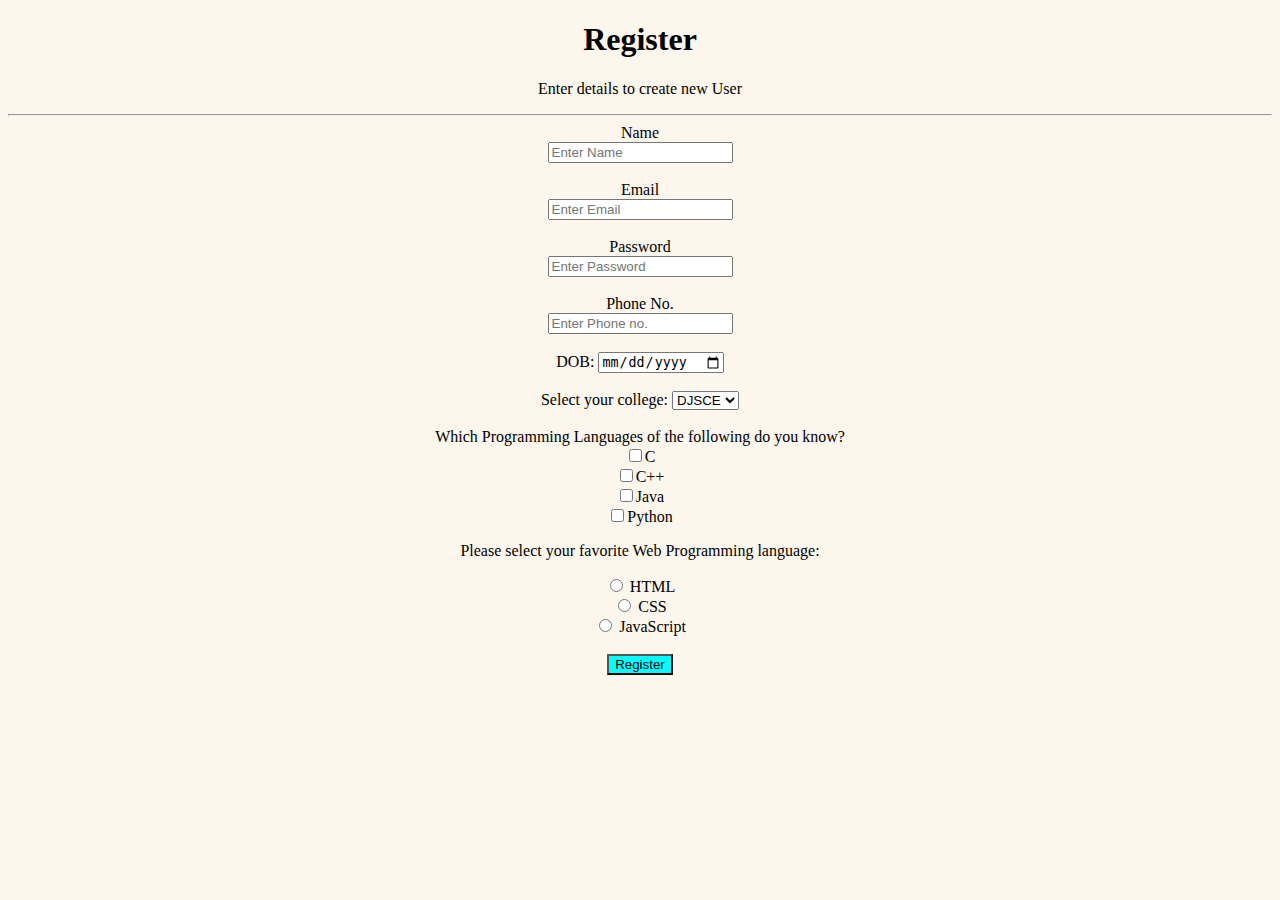
<file: Web/Prac 1/index.html>
<!DOCTYPE html>
<html lang="en">
<head>
	<meta charset="UTF-8">
	<meta http-equiv="X-UA-Compatible" content="IE=edge">
	<meta name="viewport" content="width=device-width, initial-scale=1.0">
	<title>Registration Page</title>
</head>
<body bgcolor="FDF6EC" style="text-align: center;">
		<form >
			<h1>Register</h1>
			<p>Enter details to create new User</p>
			<hr>
			<label>Name</label>
			<br>
			<input type="text" placeholder="Enter Name" required>
			<br>
			<br>
			<label>Email</label>
			<br>
			<input type="text" placeholder="Enter Email" required>
			<br>
			<br>
			<label>Password</label>
			<br>
			<input type="password" placeholder="Enter Password" required>
			<br>
			<br>
			<label>Phone No.</label>
			<br>
			<input type="text" placeholder="Enter Phone no.">
			<br>
			<br>
			<label for="birthday">DOB:</label>
			<input type="date" id="birthday" name="birthday">
			<br>
			<br>
			<label>Select your college:</label>
			<select>
			<option value="DJSCE">DJSCE</option>
			<option value="SPIT">SPIT</option>
			<option value="VJTI">VJTI</option>
			<option value="NMIMS">NMIMS</option>
			</select>
			<br>
			<br>

			<label for="">Which Programming Languages of the following do you know?</label><br>
			<input type="checkbox" >C<br>
			<input type="checkbox" >C++<br>
			<input type="checkbox" >Java<br>
			<input type="checkbox" >Python<br>

			<p>Please select your favorite Web Programming language:</p>
			<input type="radio" id="html" name="fav_language" value="HTML">
			<label for="html">HTML</label><br>
			<input type="radio" id="css" name="fav_language" value="CSS">
			<label for="css">CSS</label><br>
			<input type="radio" id="javascript" name="fav_language" value="JavaScript">
			<label for="javascript">JavaScript</label>
			<br>
			<br>
			<button type="submit" style="background-color: aqua;">Register</button>
		</form>

</body>
</html>
</file>
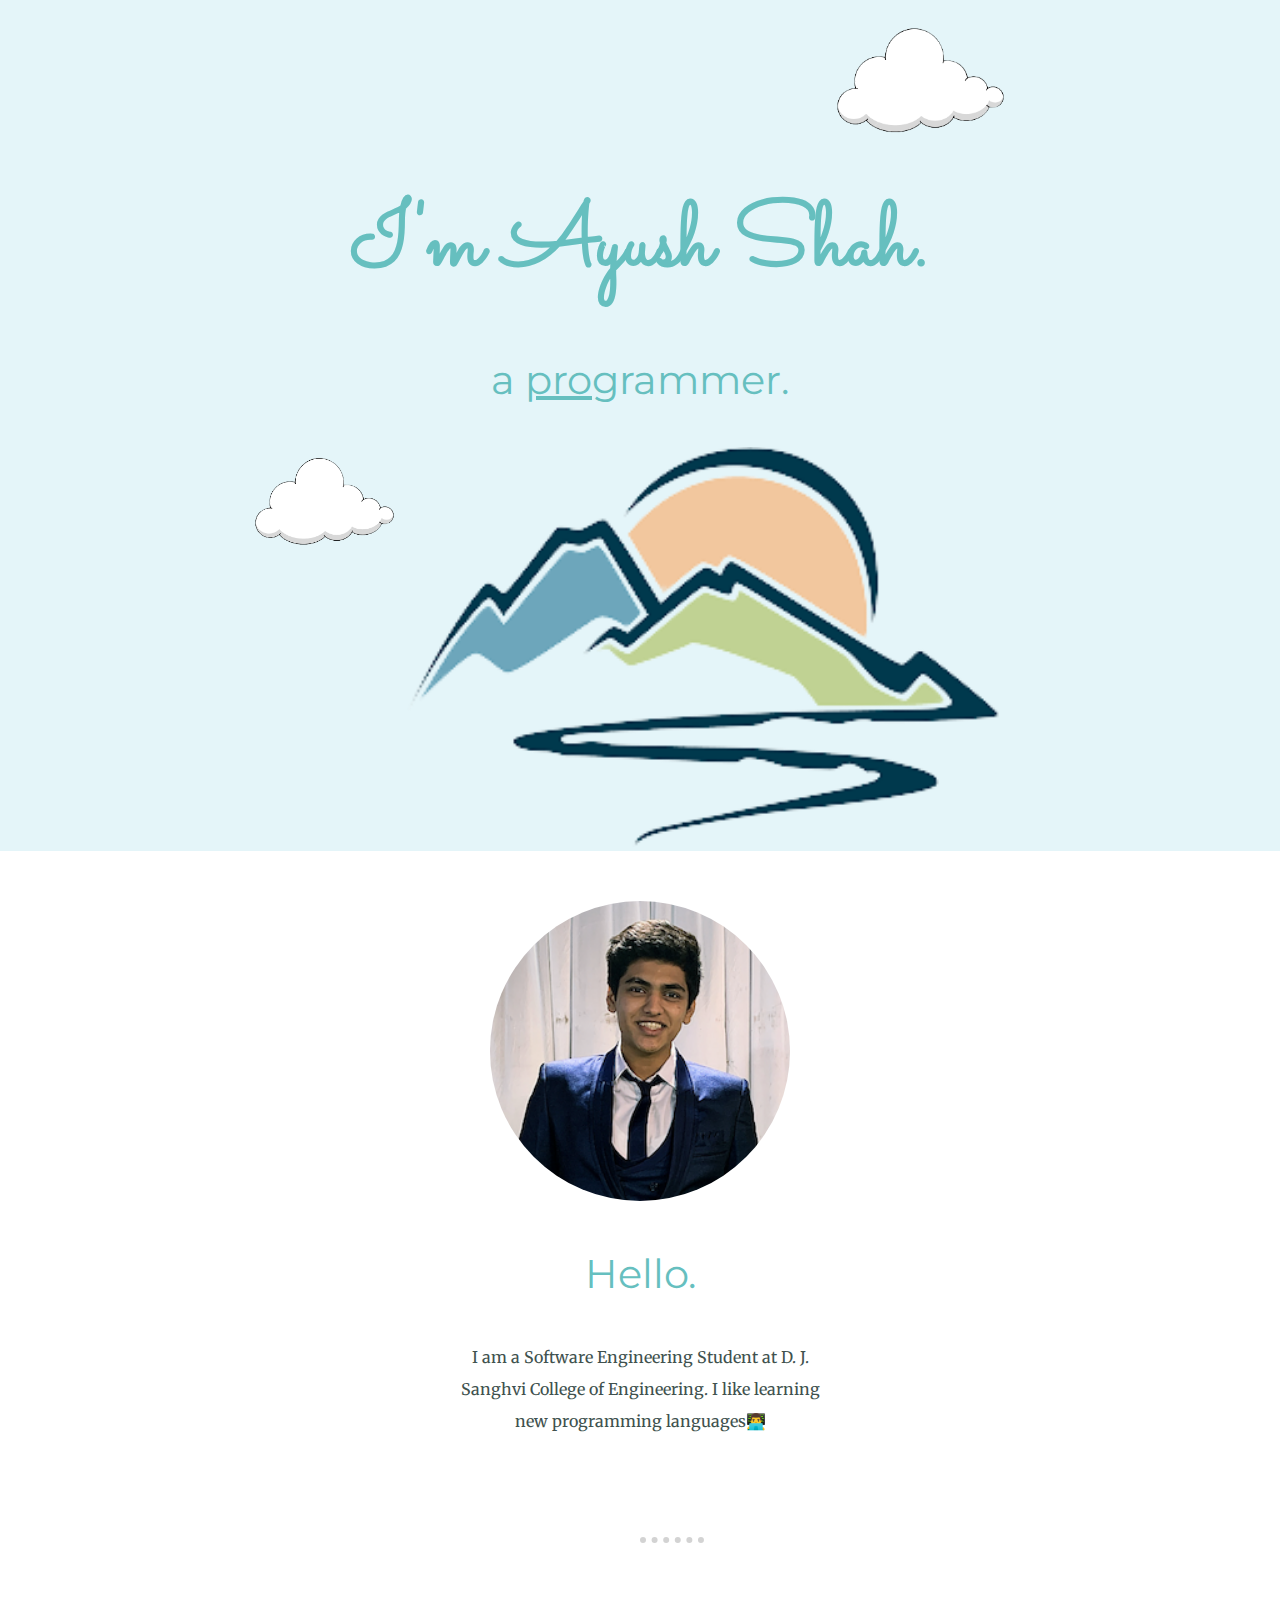
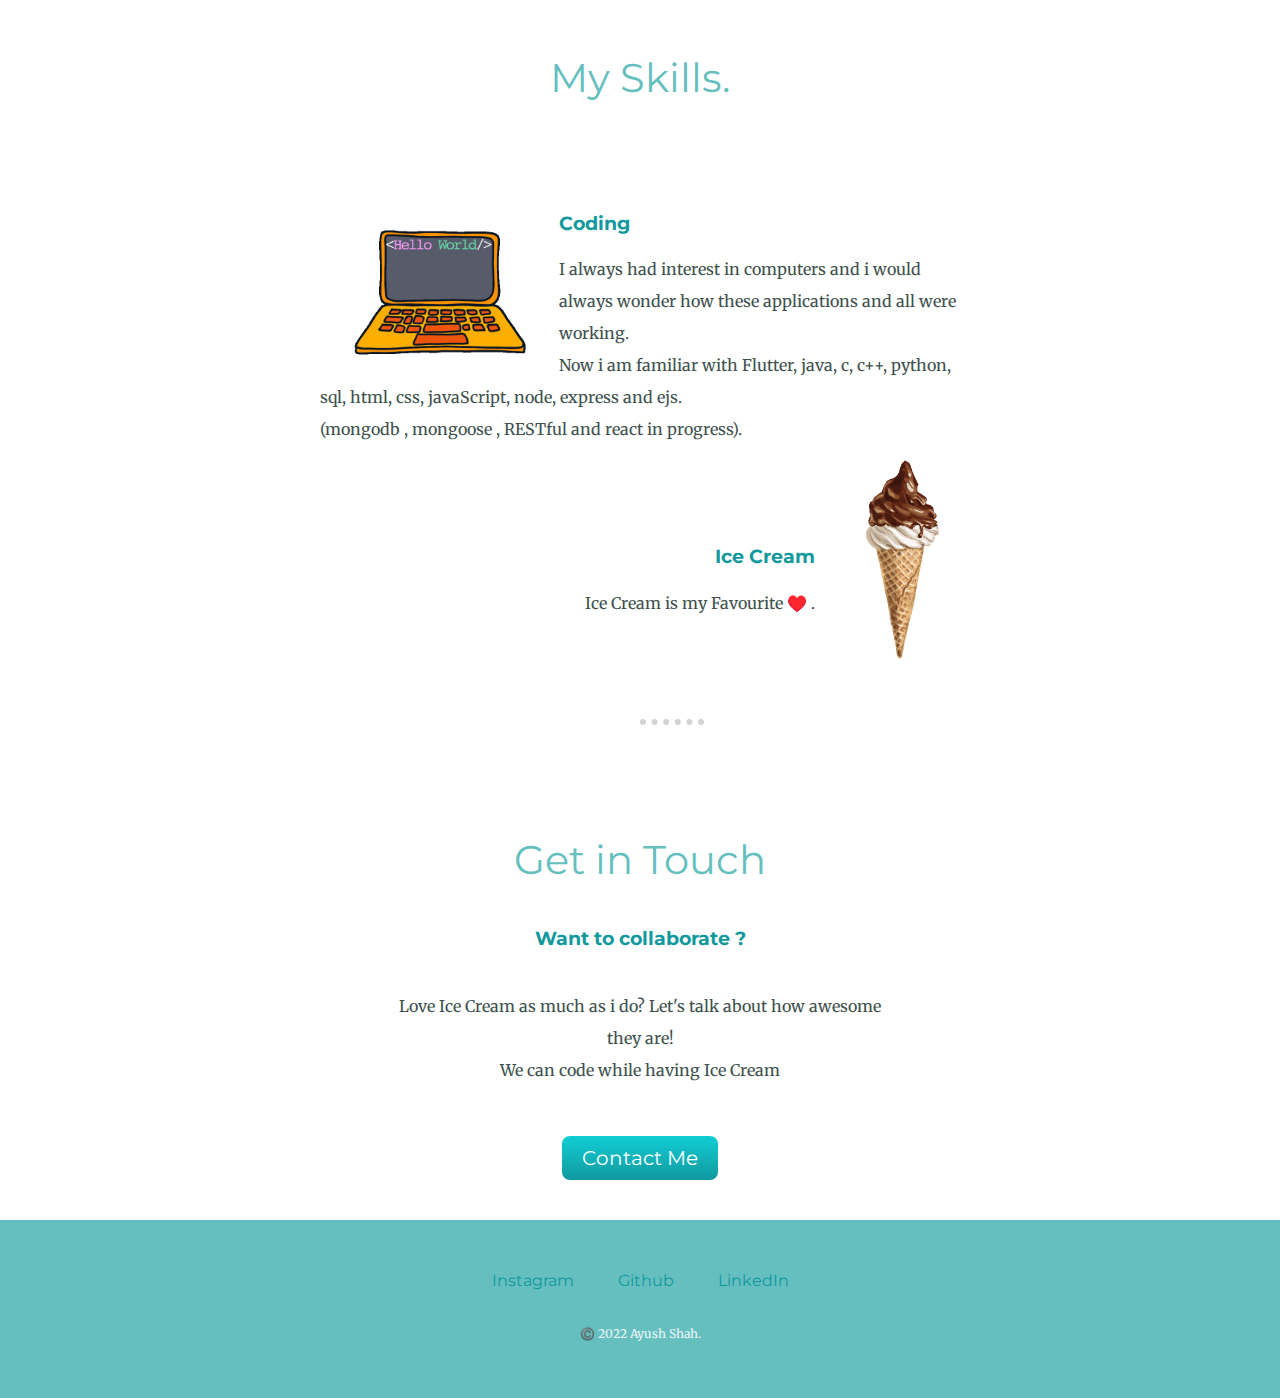
<file: Web/Prac 2/index.html>
<!DOCTYPE html>
<html>
  <head>
    <meta charset="utf-8">
    <title>Ayush Shah</title>
    <link rel="stylesheet" href="css/styles.css">
    <link rel="icon" href="favicon.ico">
    <link href="https://fonts.googleapis.com/css2?family=Merriweather:ital,wght@1,300&family=Montserrat&family=Sacramento&display=swap" rel="stylesheet">
  </head>
  <body>
    <div class="top-container">
      <img class="top-cloud" src="images/cloud-removebg-preview.png" alt="cloud">
      <h1>I'm Ayush Shah.</h1>
      <h2>a <span>pro</span>grammer.</h2>
      <img class="bottom-cloud" src="images/cloud-removebg-preview.png" alt="cloud">
      <!-- <img src="images/mountain_img-removebg-preview.png" alt=""> -->
      <img class="mountain" src="images/mountain-removebg-preview.png" alt="mountain">
    </div>

    <div class="middle-container">
      <div class="profile">
        <img class="profile-pic" src="images/profile-pic.png" alt="profile-pic">
        <h2>Hello.</h2>
        <p class="intro">I am a Software Engineering Student at D. J. Sanghvi College of Engineering. I like learning new programming languages👨‍💻</p>
      </div>
      <hr>
      <div class="skills">
        <h2>My Skills.</h2>
        <div class="skill-row">
          <img class="hello_world-image" src="images/coding.gif" alt="skill-image-1">
          <h3>Coding</h3>
          <p>I always had interest in computers and i would always wonder how these applications and all were working.<br>
            Now i am familiar with Flutter, java, c, c++, python, sql, html, css, javaScript, node, express and ejs. <br>(mongodb , mongoose , RESTful and react in progress).</p>
        </div>
        <div class="skill-row">
          <img class="ice-cream-image" src="images/Ice-cream.png" alt="ice-cream">
          <h3 class="ice-cream-message">Ice Cream</h3>
          <p class="ice-cream-message">Ice Cream is my Favourite ♥️ .</p>
        </div>
      </div>
      <hr>
      <div class="contact-me">
        <h2>Get in Touch</h2>
        <h3>Want to collaborate ?</h3>
        <p class="contact-message">Love Ice Cream as much as i do? Let's talk about how awesome they are!<br>
          We can code while having Ice Cream</p>
        <a class="btn" href="mailto:shahayush934@gmail.com;">Contact Me</a>
      </div>
    </div>

    <div class="bottom-container">
      <a class="footer-link" href="https://www.instagram.com/ayushshah39/" target="_blank">Instagram</a>
      <a class="footer-link" href="https://github.com/ayushshah31" target="_blank">Github</a>
      <a class="footer-link" href="https://www.linkedin.com/in/ayush-shah-711476225/" target="_blank">LinkedIn</a>
      <p class="copyright">©️ 2022 Ayush Shah.</p>
    </div>
  </body>
</html>
</file>
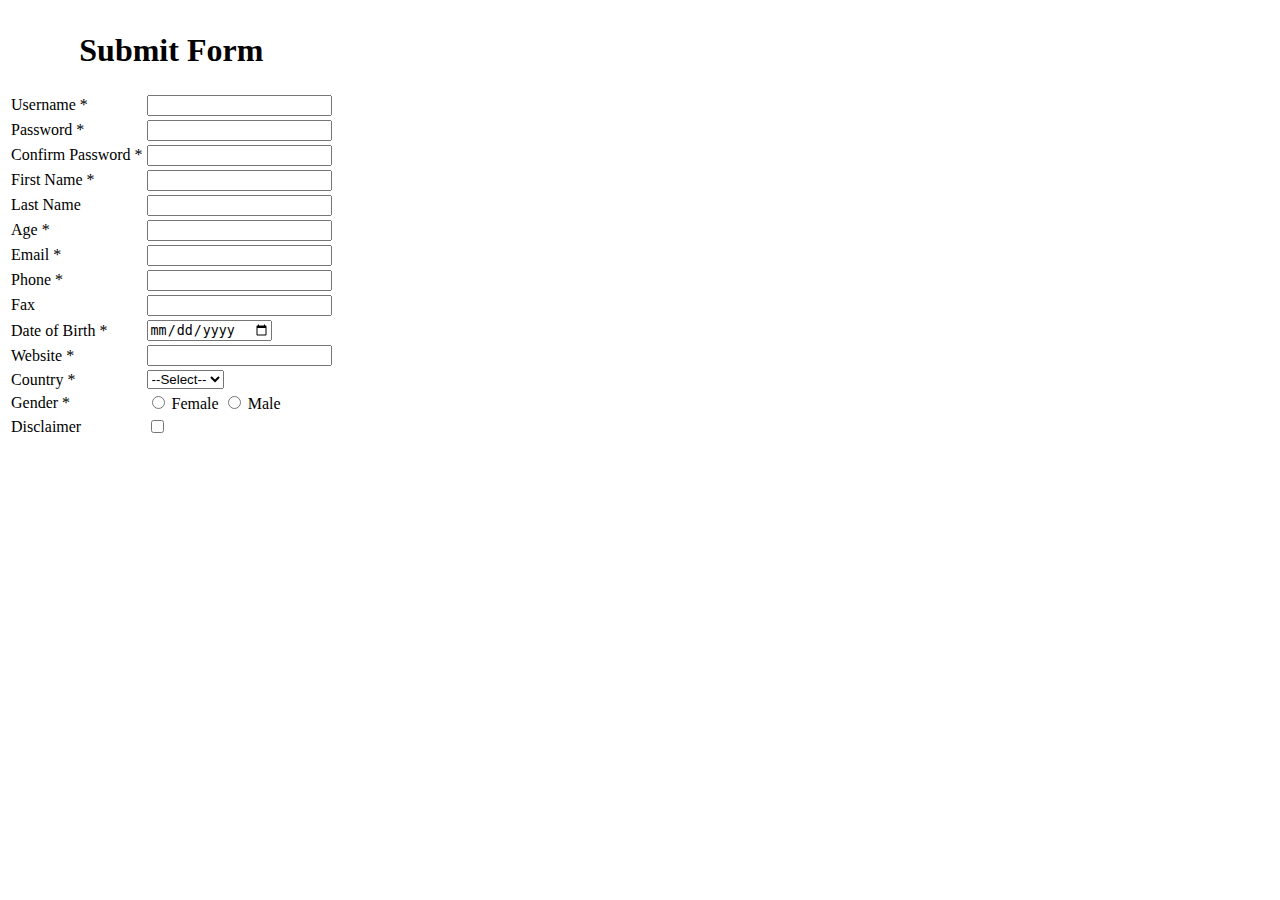
<file: Web/Prac 5/index.html>
<!DOCTYPE html>
<html lang="en">
<head>
    <meta charset="UTF-8">
    <meta http-equiv="X-UA-Compatible" content="IE=edge">
    <meta name="viewport" content="width=device-width, initial-scale=1.0">
    <title>Document</title>
</head>
<body>
    <table>
        <tr>
            <th colspan="2"><h1>Submit Form</h1></th>
        </tr>
        <tr>
            <td><label for="username">Username *</label></td>
            <td><input type="text" name="username"></td>    
        </tr>
        <tr>
            <td><label for="password">Password *</label></td>
            <td><input type="password" name="password"></td>    
        </tr>
        <tr>
            <td><label for="confirmPassword">Confirm Password *</label></td>
            <td><input type="password" name="confirmPassword"></td>    
        </tr>
        <tr>
            <td><label for="firstName">First Name *</label></td>
            <td><input type="text" name="firstName"></td>    
        </tr>
        <tr>
            <td><label for="lastName">Last Name </label></td>
            <td><input type="text"></td>    
        </tr>
        <tr>
            <td><label for="age">Age *</label></td>
            <td><input type="number" name="age"></td>    
        </tr>
        <tr>
            <td><label for="email">Email *</label></td>
            <td><input type="text" name="email"></td>    
        </tr>
        <tr>
            <td><label for="phone">Phone *</label></td>
            <td><input type="number" name="phone"></td>    
        </tr>
        <tr>
            <td><label for="fax">Fax</label></td>
            <td><input type="text"></td>    
        </tr>
        <tr>
            <td><label for="date">Date of Birth *</label></td>
            <td><input type="date" name="date"></td>    
        </tr>
        <tr>
            <td><label for="website">Website *</label></td>
            <td><input type="text" name="website"></td>    
        </tr>
        <tr>
            <td><label for="country">Country *</label></td>
            <td><select name="country" id="">
                <option value="0">--Select--</option>
                <option value="1">India</option>
                <option value="2">Australia</option>
                <option value="3">UK</option>
                <option value="4">US</option>
            </select></td>
        </tr>
        <tr>
            <td><label for="gender">Gender *</label></td>
            <td>
                <input class="form-check-input" type="radio" name="inlineRadioOptions" id="female" value="option1" />
                <label class="form-check-label" for="femaleGender">Female</label>
                <input class="form-check-input" type="radio" name="inlineRadioOptions" id="maleGender" value="option2" />
                <label class="form-check-label" for="maleGender">Male</label>
            </td>
        </tr>
        <tr>
            <td><label for="disclaimer">Disclaimer</label></td>
            <td><input type="checkbox" name="disclaimer"></td>
        </tr>
    </table>

</body>
</html>
</file>
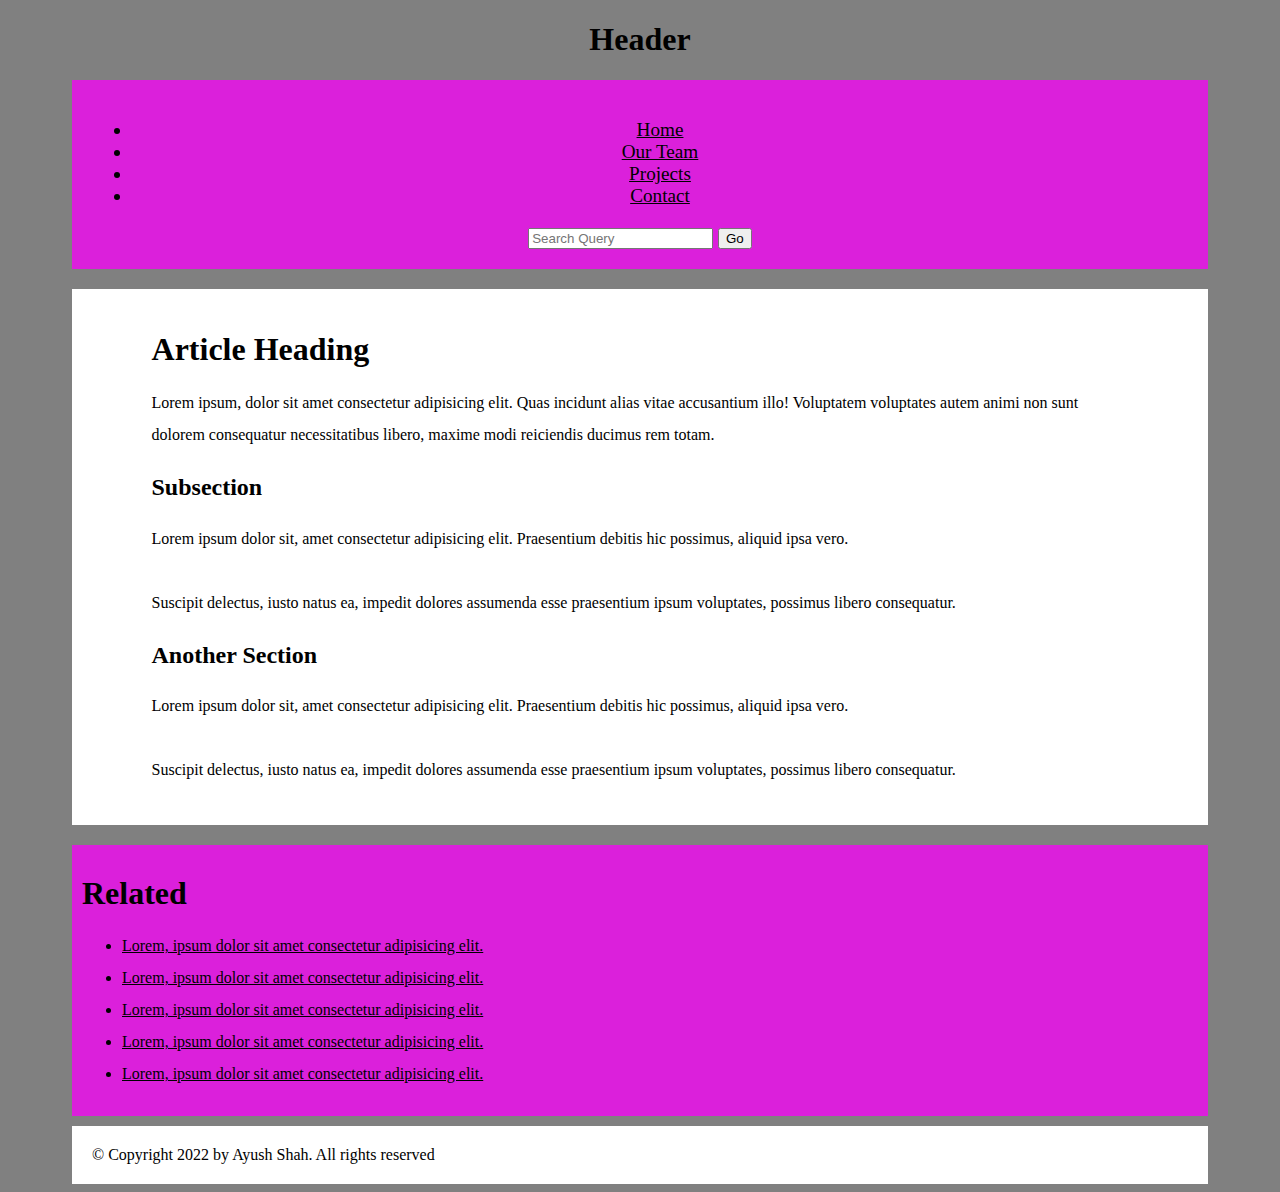
<file: Web/Prac 3/article-bootstrap/index.html>
<!DOCTYPE html>
<html lang="en">
<head>
    <meta charset="UTF-8">
    <meta http-equiv="X-UA-Compatible" content="IE=edge">
    <meta name="viewport" content="width=device-width, initial-scale=1.0">
    <link href="https://cdn.jsdelivr.net/npm/bootstrap@5.1.3/dist/css/bootstrap.min.css" rel="stylesheet" integrity="sha384-1BmE4kWBq78iYhFldvKuhfTAU6auU8tT94WrHftjDbrCEXSU1oBoqyl2QvZ6jIW3" crossorigin="anonymous">
    <link rel="stylesheet" href="styles.css">
    <title>Document</title>
</head>
<body>
    <div class="header">
        <h1>Header</h1>
    </div>
    <nav class="navbar navbar-expand-lg">
        <ul class="navbar-nav me-auto sm-2 sm-lg-0">
            <li class="nav-item" ><a class="nav-link link" href="">Home</a></li>
            <li class="nav-item" ><a class="nav-link link" href="">Our Team</a></li>
            <li class="nav-item" ><a class="nav-link link" href="">Projects</a></li>
            <li class="nav-item" ><a class="nav-link link" href="">Contact</a></li>
        </ul>
        <input class="me-5" type="search" placeholder="Search Query">
        <button class="btn btn-dark">Go</button>
    </nav>
    <div class="row">
        <article class="grid-item col-sm-9">
            <h1>Article Heading</h1>
            <p>Lorem ipsum, dolor sit amet consectetur adipisicing elit. Quas incidunt alias vitae accusantium illo! Voluptatem voluptates autem animi non sunt dolorem consequatur necessitatibus libero, maxime modi reiciendis ducimus rem totam.</p>
            <h2>Subsection</h2>
            <p>Lorem ipsum dolor sit, amet consectetur adipisicing elit. Praesentium debitis hic possimus, aliquid ipsa vero.<br><br>Suscipit delectus, iusto natus ea, impedit dolores assumenda esse praesentium ipsum voluptates, possimus libero consequatur.</p>
            <h2>Another Section</h2>
            <p>Lorem ipsum dolor sit, amet consectetur adipisicing elit. Praesentium debitis hic possimus, aliquid ipsa vero.<br><br>Suscipit delectus, iusto natus ea, impedit dolores assumenda esse praesentium ipsum voluptates, possimus libero consequatur.</p>
        </article>
        <div class="col-sm-1"></div>
        <div class="related col-sm-2">
            <h1>Related</h1>
            <ul>
                <li><a class="link" href="">Lorem, ipsum dolor sit amet consectetur adipisicing elit.</a></li>
                <li><a class="link" href="">Lorem, ipsum dolor sit amet consectetur adipisicing elit.</a></li>
                <li><a class="link" href="">Lorem, ipsum dolor sit amet consectetur adipisicing elit.</a></li>
                <li><a class="link" href="">Lorem, ipsum dolor sit amet consectetur adipisicing elit.</a></li>
                <li><a class="link" href="">Lorem, ipsum dolor sit amet consectetur adipisicing elit.</a></li>
            </ul>
        </div>
    </div>
    <footer>
        © Copyright 2022 by Ayush Shah. All rights reserved
    </footer>
</body>
</html>
</file>
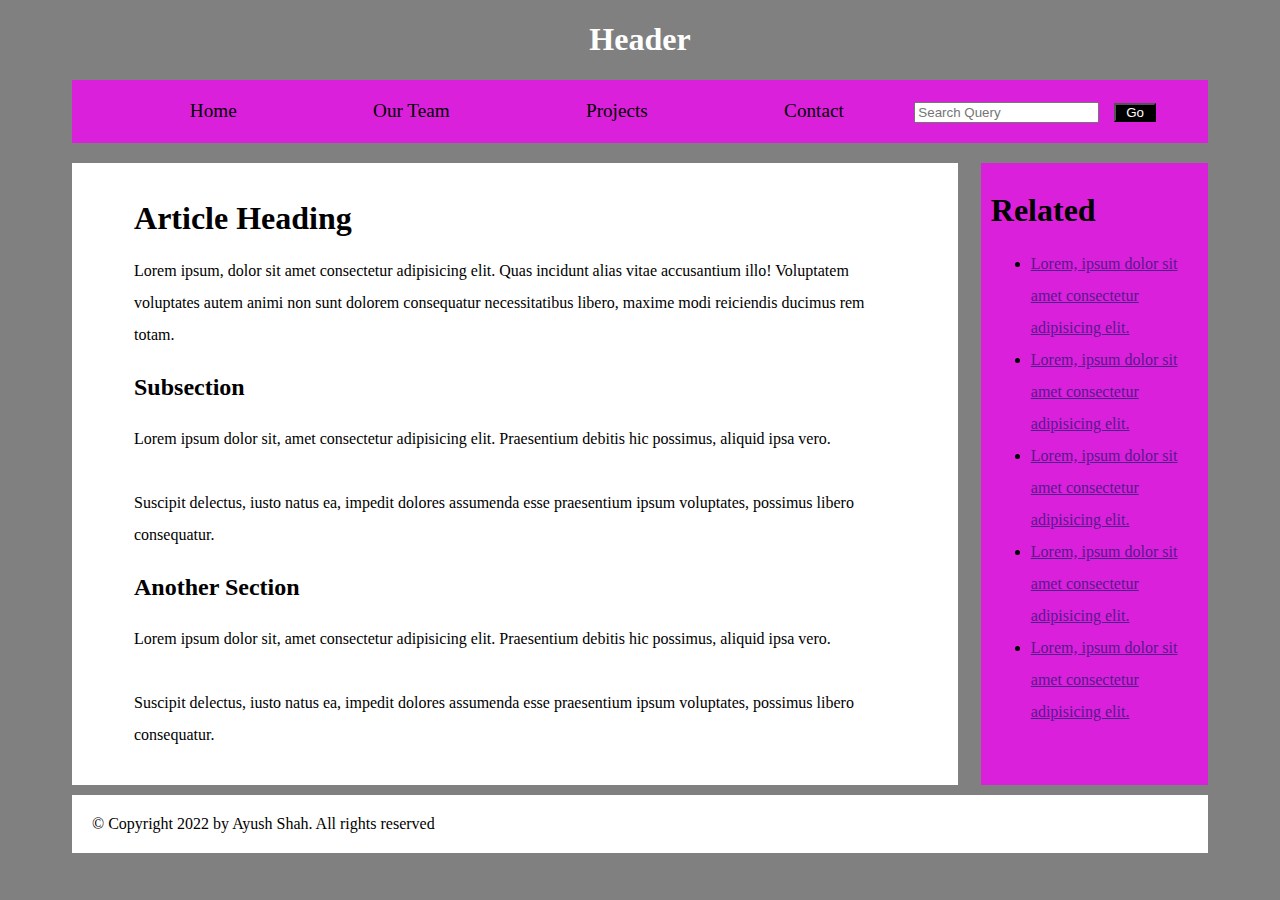
<file: Web/Prac 3/article-css/index.html>
<!DOCTYPE html>
<html lang="en">
<head>
    <meta charset="UTF-8">
    <meta http-equiv="X-UA-Compatible" content="IE=edge">
    <meta name="viewport" content="width=device-width, initial-scale=1.0">
    <link rel="stylesheet" href="styles.css">
    <title>Document</title>
</head>
<body>
    <div class="header">
        <h1>Header</h1>
    </div>
    <nav class="navbar">
        <a href="">Home</a>
        <a href="">Our Team</a>
        <a href="">Projects</a>
        <a href="">Contact</a>
        <input type="text" placeholder="Search Query">
        <button>Go</button>
    </nav>
    <div class="grid-container">
        <article class="grid-item">
            <h1>Article Heading</h1>
            <p>Lorem ipsum, dolor sit amet consectetur adipisicing elit. Quas incidunt alias vitae accusantium illo! Voluptatem voluptates autem animi non sunt dolorem consequatur necessitatibus libero, maxime modi reiciendis ducimus rem totam.</p>
            <h2>Subsection</h2>
            <p>Lorem ipsum dolor sit, amet consectetur adipisicing elit. Praesentium debitis hic possimus, aliquid ipsa vero.<br><br>Suscipit delectus, iusto natus ea, impedit dolores assumenda esse praesentium ipsum voluptates, possimus libero consequatur.</p>
            <h2>Another Section</h2>
            <p>Lorem ipsum dolor sit, amet consectetur adipisicing elit. Praesentium debitis hic possimus, aliquid ipsa vero.<br><br>Suscipit delectus, iusto natus ea, impedit dolores assumenda esse praesentium ipsum voluptates, possimus libero consequatur.</p>
        </article>
        <div class="related">
            <h1>Related</h1>
            <ul>
                <li><a href="">Lorem, ipsum dolor sit amet consectetur adipisicing elit.</a></li>
                <li><a href="">Lorem, ipsum dolor sit amet consectetur adipisicing elit.</a></li>
                <li><a href="">Lorem, ipsum dolor sit amet consectetur adipisicing elit.</a></li>
                <li><a href="">Lorem, ipsum dolor sit amet consectetur adipisicing elit.</a></li>
                <li><a href="">Lorem, ipsum dolor sit amet consectetur adipisicing elit.</a></li>
            </ul>
        </div>
    </div>
    <footer>
        © Copyright 2022 by Ayush Shah. All rights reserved
    </footer>
</body>
</html>
</file>
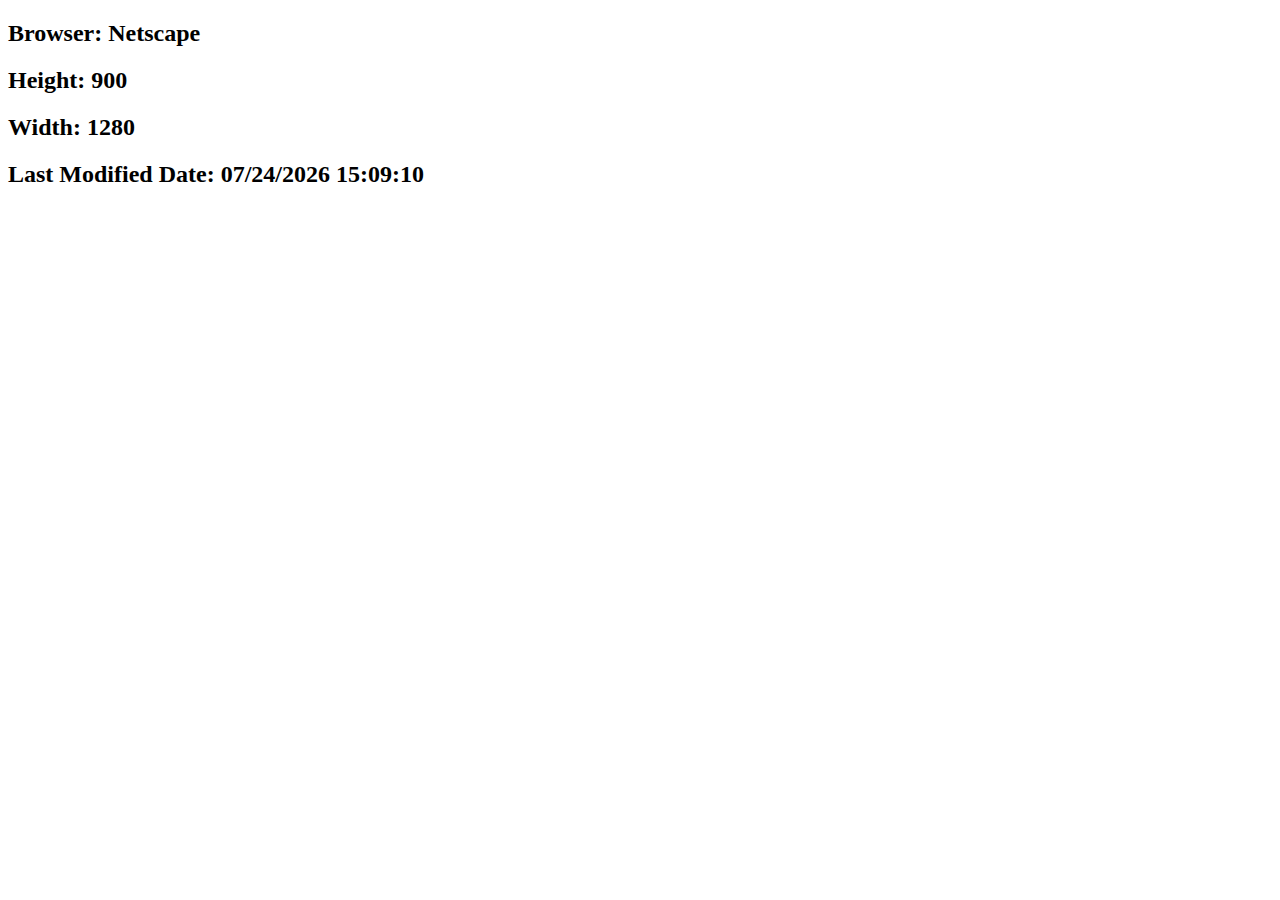
<file: Web/Prac 4/2/index.html>
<!DOCTYPE html>
<html lang="en">
<head>
    <meta charset="UTF-8">
    <meta http-equiv="X-UA-Compatible" content="IE=edge">
    <meta name="viewport" content="width=device-width, initial-scale=1.0">
    <title>Document</title>
    <script src="./index.js"></script>
</head>
<body>
    
</body>
</html>
</file>
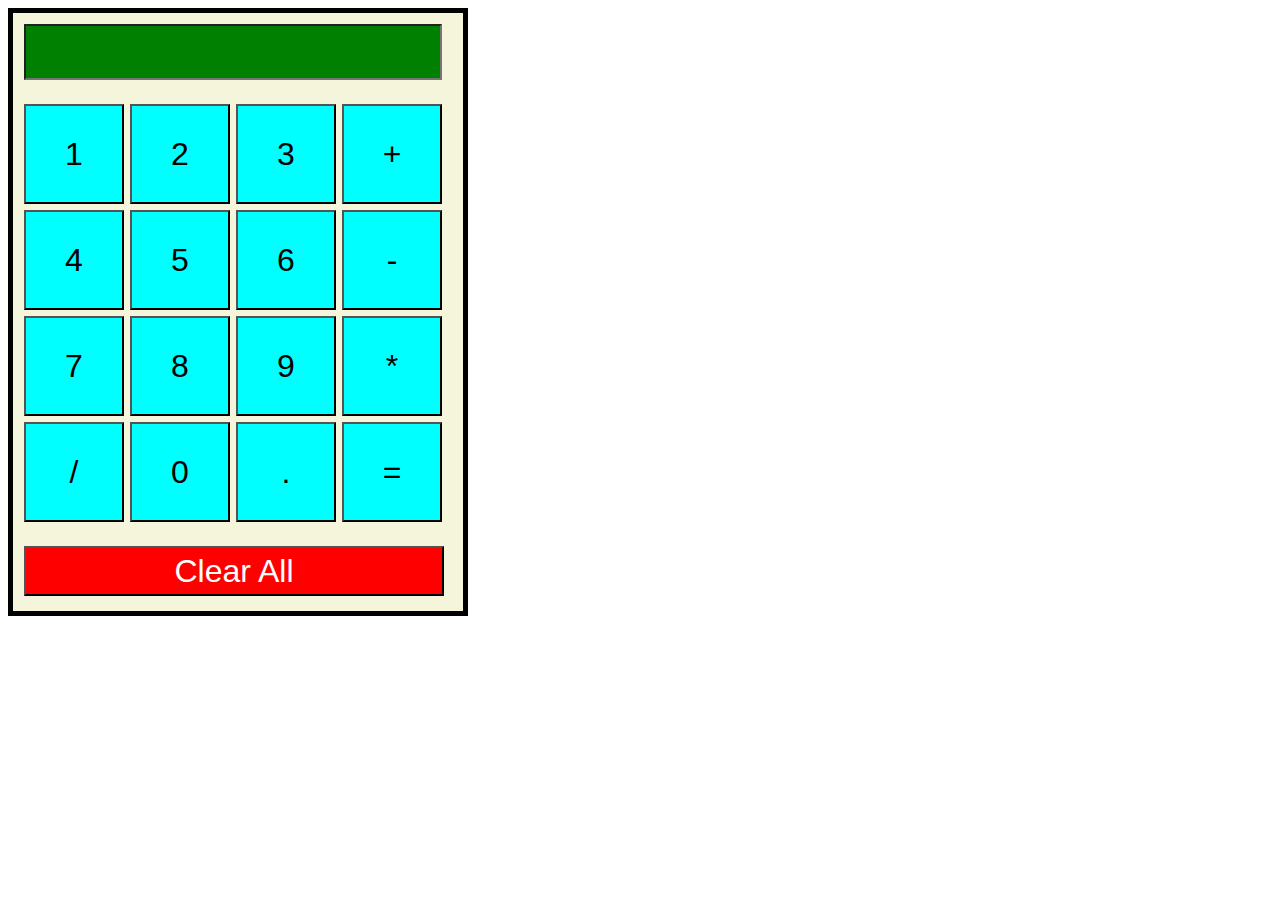
<file: Web/Prac 4/b/index.html>
<!DOCTYPE html>
<html lang="en">
<head>
    <meta charset="UTF-8">
    <meta http-equiv="X-UA-Compatible" content="IE=edge">
    <meta name="viewport" content="width=device-width, initial-scale=1.0">
    <title>Document</title>
    <style>
        form{
            background-color: beige;
            max-width: 430px;
            border: 5px solid;
            padding: 10px;
        }
        .calculator{
            padding: 10px;
            border: 5px solid;
            width: auto;
        }
        .answer{
            text-align: center;
            height: 50px;
            width: 410px;
            color: white;
            background-color: green;
        }
        .clear{
            height: 50px;
            width: 420px;
            color: white;
            background-color: red;
        }
        input{
            background-color: aqua;
            margin: 1px;
            margin-bottom: 5px;
            font-size: 2em;
            height: 100px;
            width: 100px;
        }
    </style>
</head>
<body>
    <form name="calculator">
        <input type="text" class="answer" name="answer">
        <br><br>
        <input type="button" value="1" onclick="calculator.answer.value += '1'">
        <input type="button" value="2" onclick="calculator.answer.value += '2'">
        <input type="button" value="3" onclick="calculator.answer.value += '3'">
        <input type="button" value="+" onclick="calculator.answer.value += '+'">
        <br>
        <input type="button" value="4" onclick="calculator.answer.value += '4'">
        <input type="button" value="5" onclick="calculator.answer.value += '5'">
        <input type="button" value="6" onclick="calculator.answer.value += '6'">
        <input type="button" value="-" onclick="calculator.answer.value += '-'">
        <br>
        <input type="button" value="7" onclick="calculator.answer.value += '7'">
        <input type="button" value="8" onclick="calculator.answer.value += '8'">
        <input type="button" value="9" onclick="calculator.answer.value += '9'">
        <input type="button" value="*" onclick="calculator.answer.value += '*'">
        <br>
        <input type="button" value="/" onclick="calculator.answer.value += '/'">
        <input type="button" value="0" onclick="calculator.answer.value += '0'">
        <input type="button" value="." onclick="calculator.answer.value += '.'">
        <input type="button" value="=" onclick="calculator.answer.value = eval(calculator.answer.value)">
        <br><br>
        <input type="button" class="clear" value="Clear All" onclick="calculator.answer.value=''">
    </form>
</body>
</html>
</file>
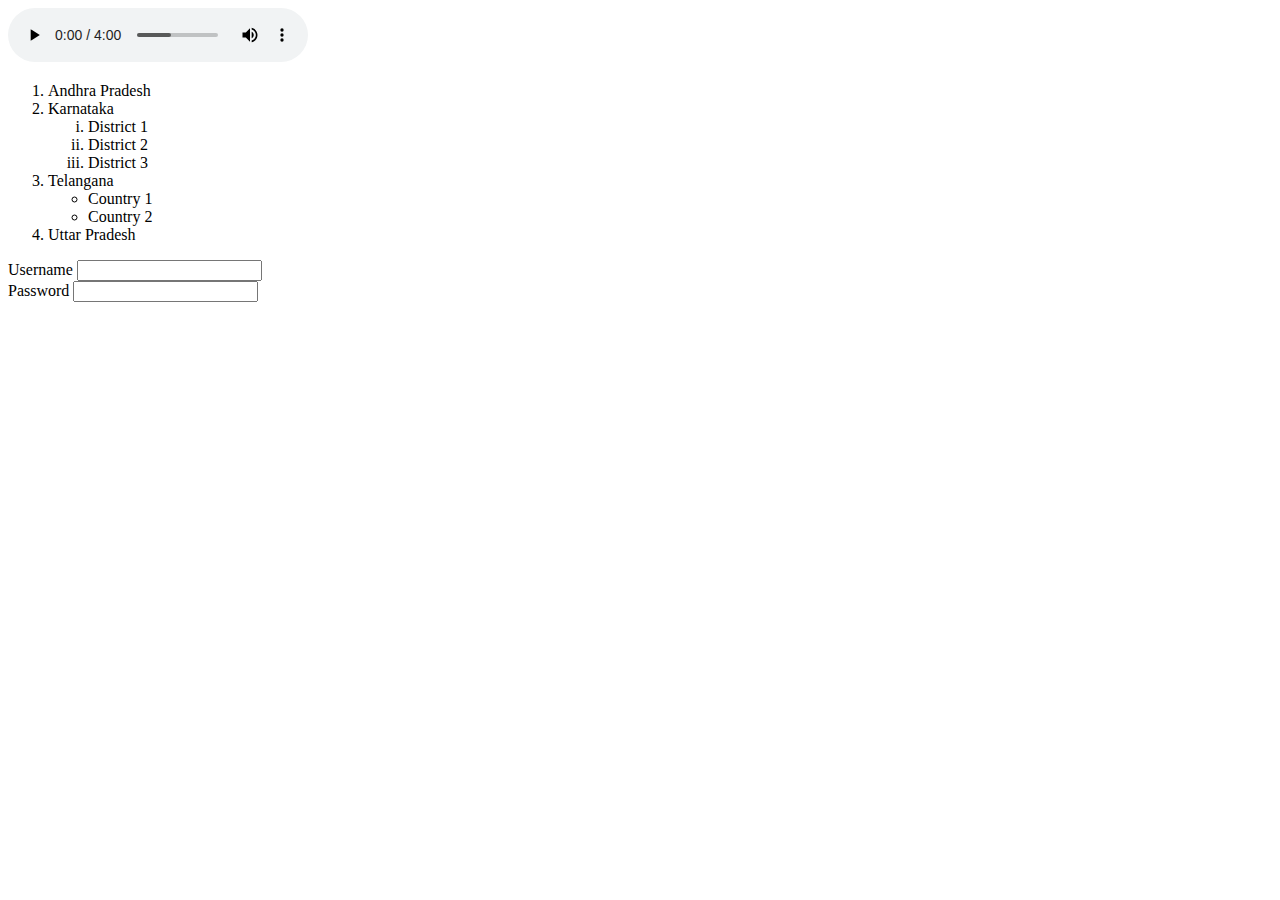
<file: Web/practice.html>
<!DOCTYPE html>
<html lang="en">
<head>
    <title>Document</title>
</head>
<body>
    <!-- Write HTML5 code for using audio element in auto play mode that will loop forever in the web page. -->
    <audio controls autoplay loop>
        <source src="song.mp3" type="audio/mpeg">
        your browser does not supprot autoplay
    </audio>
    
    <!-- b. Write HTML code to generate the following list in HTML:[05] -->
    <ol>
        <li>Andhra Pradesh</li>
        <li>Karnataka</li>
        <ol type="i">
            <li>District 1</li>
            <li>District 2</li>
            <li>District 3</li>
        </ol>
        <li>Telangana</li>
        <ul>
            <li>Country 1</li>
            <li>Country 2</li>
        </ul>
        <li>Uttar Pradesh</li>
    </ol>
    <!-- a.Write a program to accept username and password fields from user in form; and validate if the user is authenticated or not using PHP- MySQL -->
    <form action="" method="post">
        <label>Username</label>
        <input type="text" name="username">
        <br>
        <label>Password</label>
        <input type="password">
    </form>
    <?php
        $name = $_POST['username']
        $pass = $_POST['password']
        $conn = mysqli_connect('localhost','root','','test');
        $sql = "SELECT * FROM user WHERE name=$name and pass=$pass; ";
        if(mysqli_query($conn,$sql)){
            echo 'User is Authenticated';
        }
        else{
            echo 'User is not Authenticated';
        }
    ?>
    <!-- Write CSS for an HTML page to:
    I. Set the background image
    II. Create a hyperlink link, when you click on this link color of link changes to green -->
    
</body>
</html>
</file>
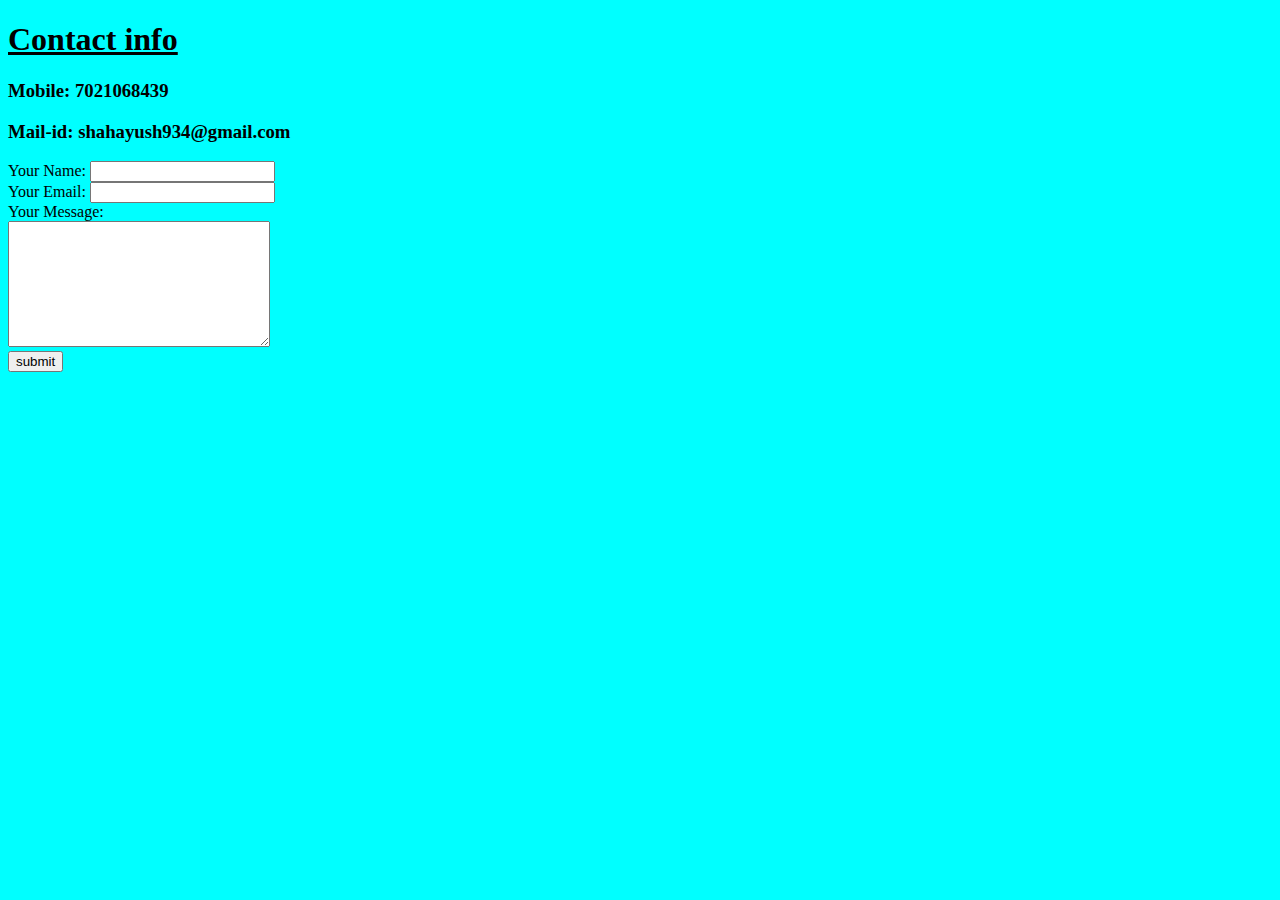
<file: Web/Prac 1/contact.html>
<!DOCTYPE html>
<html lang="en" dir="ltr">
  <head>
    <meta charset="utf-8">
    <title>Contact</title>
  </head>
  <body style="background-color: aqua;">
    <u><h1>Contact info</h1></u>
    <h3>Mobile: 7021068439</h3>
    <h3>Mail-id: shahayush934@gmail.com</h3>

    <form action="mailto:abcd@efgh.com" method="post" enctype="text/plain">
      <label>Your Name:</label>
      <input type="text" name="name" value=""><br>
      <label>Your Email:</label>
      <input type="email" name="email" value=""><br>
      <label>Your Message:</label><br>
      <textarea name="message" rows="8" cols="30"></textarea>
      <br>
      <input type="submit" name="" value="submit">

    </form>
  </body>
</html>
</file>
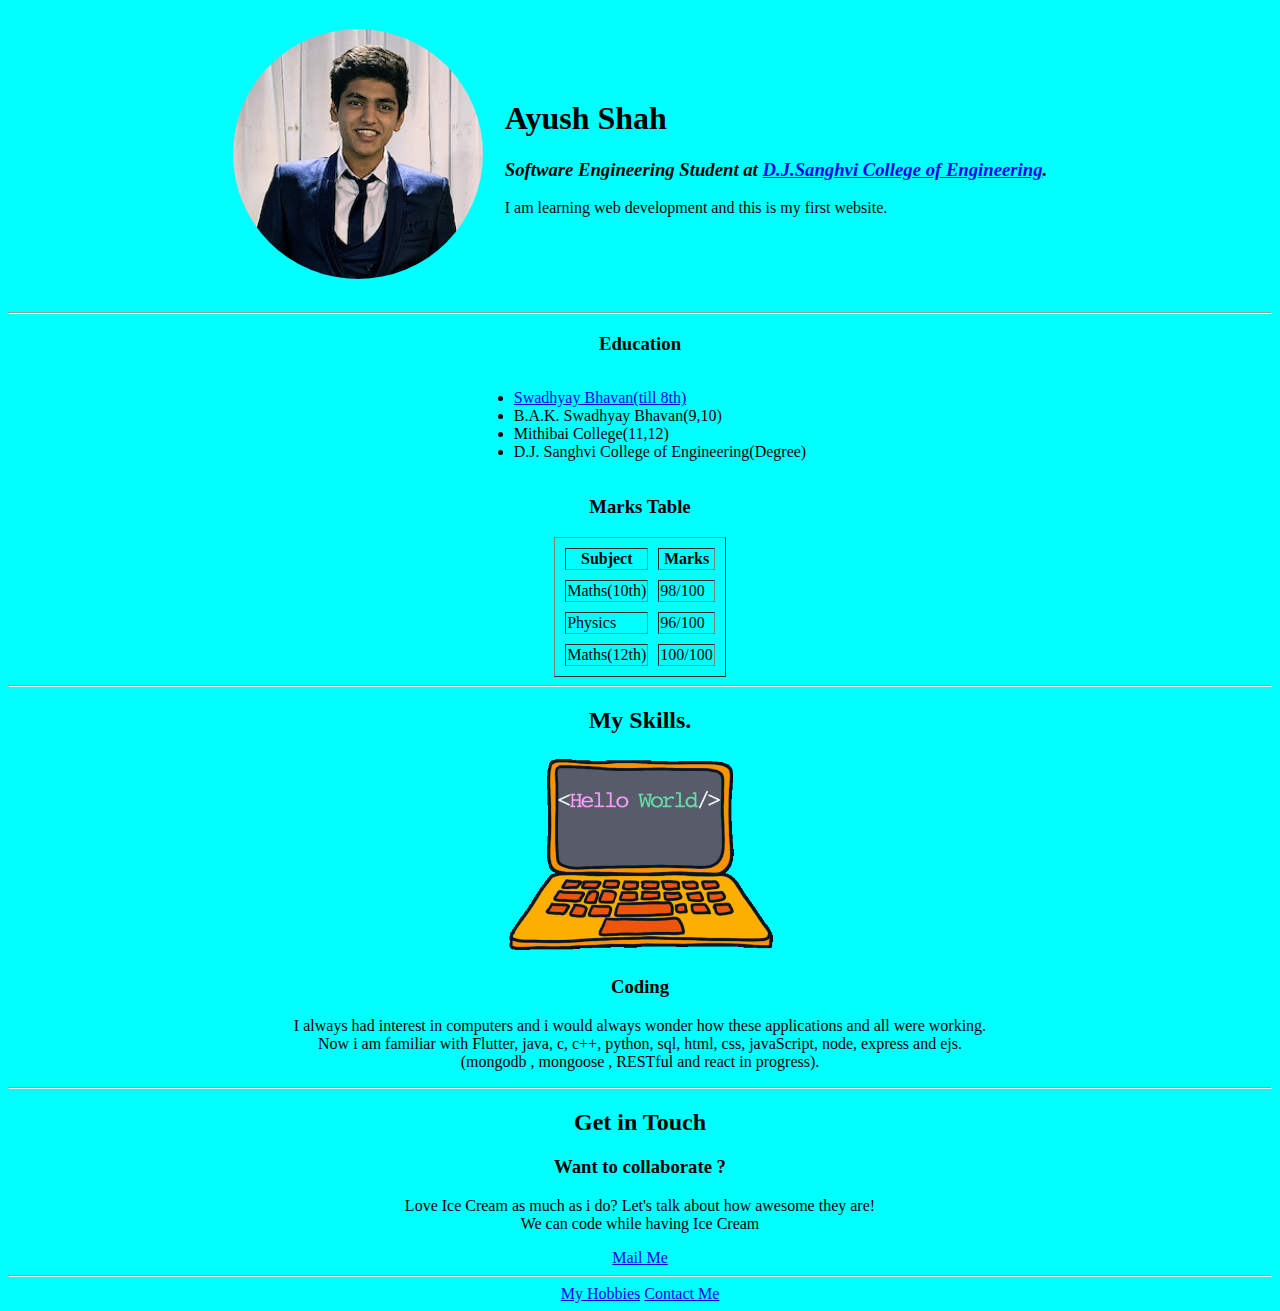
<file: Web/Prac 1/cv.html>
<!DOCTYPE html>
<html lang="en" dir="ltr">

<head>
  <meta charset="utf-8">
  <title>🙂 Ayush Shah</title>
</head>

<body style="background-color: aqua;">
<center>
  <table cellspacing="20">
    <tr>
      <td><img src="images/profile-pic.png" style="border-radius: 100%;" alt="Ayush Profile Pic" height="250"></td>
      <td>
        <h1>Ayush Shah</h1>
        <h3><em><strong>Software Engineering Student</strong> at <a href="https://www.djsce.ac.in/">D.J.Sanghvi College of Engineering</a>.</em></h3>
        <p>I am learning web development and this is my first website.</p>
    </td>
    </tr>
  </table>

  <hr>
  <h3>Education</h3>
  <ul style="position: relative; display: inline-block; ">
    <li style="text-align: left;"><a href="https://www.swadhyaybhavanschool.com/">Swadhyay Bhavan(till 8th)</a></li>
    <li style="text-align: left;"i>B.A.K. Swadhyay Bhavan(9,10)</li>
    <li style="text-align: left;">Mithibai College(11,12)</li>
    <li style="text-align: left;">D.J. Sanghvi College of Engineering(Degree)</li>
  </ul>
  <h3>Marks Table</h3>
  <table cellspacing="10" border="1px">
    <thead>
      <tr>
        <th>Subject</th>
        <th>Marks</th>
      </tr>
    </thead>
    <tbody>
      <tr>
        <td>Maths(10th)</td>
        <td>98/100</td>
      </tr>
      <tr>
        <td>Physics</td>
        <td>96/100</td>
      </tr>
      <tr>
        <td>Maths(12th)</td>
        <td>100/100</td>
      </tr>
    </tbody>
  </table>
  <hr>
  
  <div class="skills">
    <h2>My Skills.</h2>
    <div >
      <img style="height: 200px;" src="images/coding.gif" alt="skill-image-1">
      <h3>Coding</h3>
      <p>I always had interest in computers and i would always wonder how these applications and all were working.<br>
        Now i am familiar with Flutter, java, c, c++, python, sql, html, css, javaScript, node, express and ejs. 
        <br>(mongodb , mongoose , RESTful and react in progress).</p>
    </div>
  <hr>
  <div>
    <h2>Get in Touch</h2>
    <h3>Want to collaborate ?</h3>
    <p class="contact-message">Love Ice Cream as much as i do? Let's talk about how awesome they are!<br>
      We can code while having Ice Cream</p>
    <a class="btn" href="mailto:shahayush934@gmail.com;">Mail Me</a>
  </div>
</div>
  <hr>
  <a href="hobbies.html">My Hobbies</a>
  <a href="contact.html">Contact Me</a>
  </center>
</body>

</html>
</file>
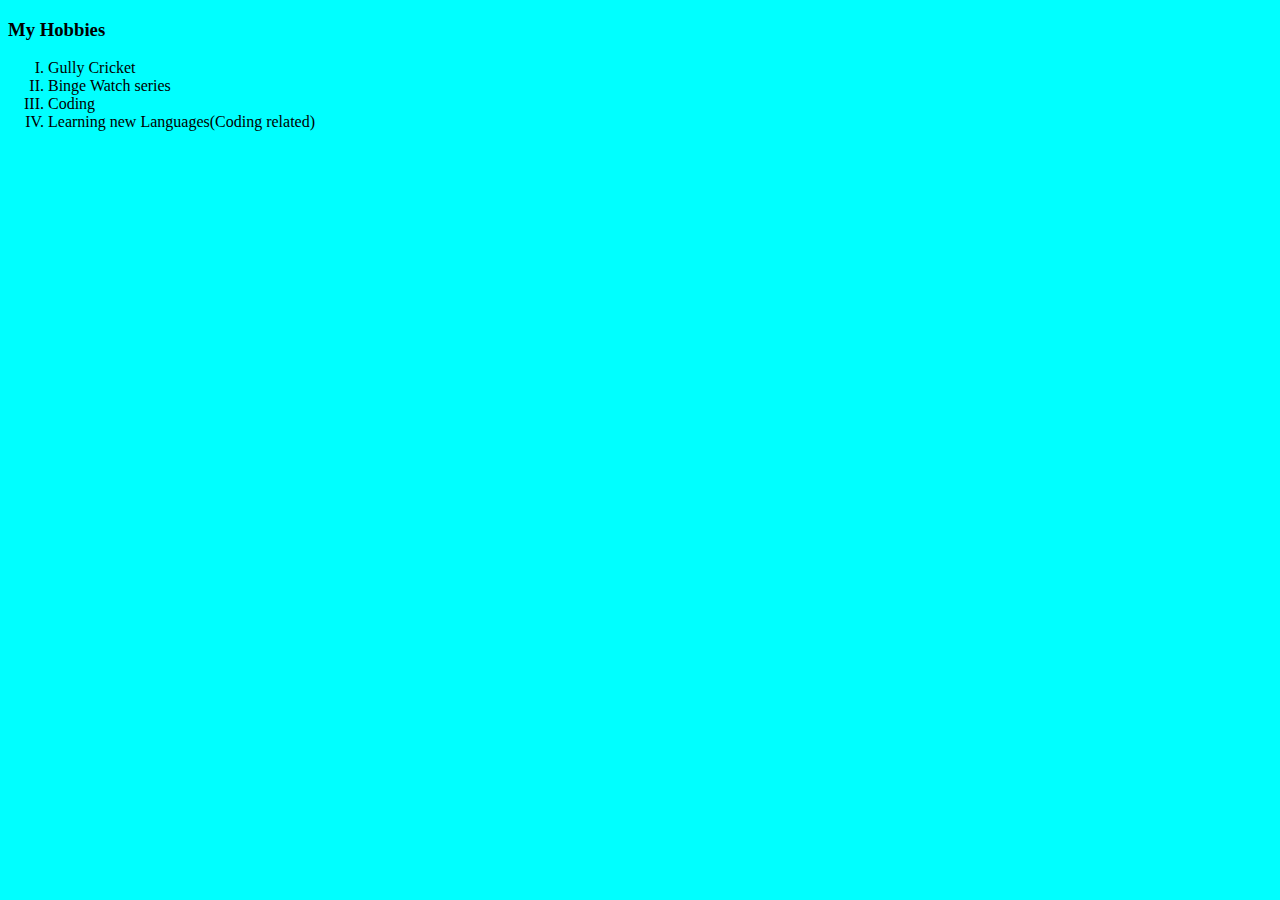
<file: Web/Prac 1/hobbies.html>
<!DOCTYPE html>
<html lang="en" dir="ltr">
  <head>
    <meta charset="utf-8">
    <title>Hobbies</title>
  </head>
  <body style="background-color: aqua;">
    <h3>My Hobbies</h3>
    <ol type="I">
      <li>Gully Cricket</li>
      <li>Binge Watch series</li>
      <li>Coding</li>
      <li>Learning new Languages(Coding related)</li>
    </ol>
  </body>
</html>
</file>
<file: Web/Prac 2/css/styles.css>
body {
  color: #40514e;
  margin: 0;
  text-align: center;
  font-family: "Merriweather", serif;
}
h1 {
  color: #66bfbf;
  font-size: 5.625rem;
  margin: 80px auto 0;
  font-family: "Sacramento", cursive;
}
h2 {
  color: #66bfbf;
  font-size: 2.5rem;
  font-family: "Montserrat", sans-serif;
  font-weight: normal;
  padding: 10px;
}
h3 {
  color: #11999e;
  font-family: "Montserrat", sans-serif;
}
span {
  text-decoration: underline;
}
hr {
  border-color: lightgrey;
  width: 5%;
  border-style: none;
  border-top-style: dotted;
  border-top-width: 6px;
  /* border: dotted #EAF6F6 6px; */
  margin: 100px 50%;
}
p {
  line-height: 2;
}
a {
  color: #11999e;
  font-family: "Montserrat", sans-serif;
  margin: 10px 20px;
  text-decoration: none;
}
a:hover {
  color: #eaf6f6;
}
.top-container {
  position: relative;
  background-color: #e4f5f9;
  padding-top: 100px;
}
.middle-container {
  margin: 50px 0;
}
.bottom-container {
  background-color: #66bfbf;
  padding: 50px 0 20px;
}
.profile-pic {
  border-radius: 100%;
  height: 300px;
}
.intro {
  margin: auto;
  width: 30%;
}
.top-cloud {
  position: absolute;
  right: 270px;
  top: 20px;
  height: 120px;
}
.bottom-cloud {
  height: 100px;
  bottom: 300px;
  left: 250px;
  position: absolute;
}
.mountain {
  position: relative;
  left: 40px;
  height: 300px;
  height: 400px;
}
.skill-row {
  width: 50%;
  margin: 100px auto 100px;
  text-align: left;
}
.hello_world-image {
  width: 28%;
  float: left;
  margin: 15px 30px;
}

.ice-cream-image {
  width: 18%;
  float: right;
  margin-left: 30px;
  position: relative;
  bottom: 90px;
}
.ice-cream-message {
  text-align: right;
}

.contact-message {
  width: 40%;
  margin: 40px auto 60px;
}

.btn {
  /* background: #11CDD4; */
  background: -webkit-gradient(
    linear,
    left top,
    left bottom,
    color-stop(0.05, #11cdd4),
    color-stop(1, #11cdd4)
  );
  background-image: -webkit-linear-gradient(top, #11cdd4, #11999e);
  background-image: -moz-linear-gradient(top, #11cdd4, #11999e);
  background-image: -ms-linear-gradient(top, #11cdd4, #11999e);
  background-image: -o-linear-gradient(top, #11cdd4, #11999e);
  background-image: linear-gradient(to bottom, #11cdd4, #11999e);
  -webkit-border-radius: 28;
  -moz-border-radius: 28;
  border-radius: 8px;
  font-family: "Montserrat", sans-serif;
  color: #ffffff;
  font-size: 20px;
  padding: 10px 20px 10px 20px;
  text-decoration: none;
}

.btn:hover {
  /* background: #30E3CB; */
  background: -webkit-gradient(
    linear,
    left top,
    left bottom,
    color-stop(0.05, #30e3cb),
    color-stop(1, #30e3cb)
  );
  background-image: -webkit-linear-gradient(top, #30e3cb, #2bc4ad);
  background-image: -moz-linear-gradient(top, #30e3cb, #2bc4ad);
  background-image: -ms-linear-gradient(top, #30e3cb, #2bc4ad);
  background-image: -o-linear-gradient(top, #30e3cb, #2bc4ad);
  background-image: linear-gradient(to bottom, #30e3cb, #2bc4ad);
  text-decoration: none;
}

.copyright {
  color: #eaf6f6;
  font-size: 0.75rem;
  padding: 20px 0;
}
</file>
<file: Web/Prac 3/article-bootstrap/styles.css>
body{
    background-color: grey;
    text-align: center;
    padding-left: 5%;
    padding-right: 5%;
}

.navbar {
    background-color: rgb(219, 32, 219);
    align-items: center;
    padding: 20px;
    font-size: larger;
}

.link{
    color: black;
}

.link:hover {
    color: white
}

.grid{
    display:grid;
}

article{
    background-color: white;
    line-height: 2em;
    margin-top: 20px;
    padding-top: 2%;
    padding-left: 7%;
    padding-right: 7%;
    padding-bottom: 2%;
    /* max-width: 60%; */
    text-align: left;
}

.related{
    padding: 10px;
    text-align: left;
    line-height: 2em;
    margin-top: 20px;
    background-color: rgb(219, 32, 219);
}

footer{
    background-color: white;
    margin-top: 10px;
    padding: 20px;
    text-align: left;
}
</file>
<file: Web/Prac 3/article-css/styles.css>
body{
    background-color: grey;
    text-align: center;
    padding-left: 5%;
    padding-right: 5%;
}

.header{
    color: white;
}

.navbar {
    background-color: rgb(219, 32, 219);
    align-items: center;
    padding: 20px;
    font-size: larger;
}

.navbar a{
    padding-left: 6%;
    padding-right: 6%;
    text-decoration: none;
    color: black;
}

.navbar a:hover{
    color: white;
}

.navbar button{
    margin-left: 10px;
    background-color: black;
    color: white;
    padding: 0 10px;
}

.grid-container{
    display: grid;
    grid-template-columns: 78% 20%;
    gap: 2%;
}

article{
    margin-top: 20px;
    background-color: white;
    line-height: 2em;
    padding-top: 2%;
    padding-left: 7%;
    padding-right: 7%;
    padding-bottom: 2%;
    /* max-width: 60%; */
    text-align: left;
}

.related{
    padding: 10px;
    max-width: 1000px;
    text-align: left;
    line-height: 2em;
    margin-top: 20px;
    background-color: rgb(219, 32, 219);
}

footer{
    background-color: white;
    margin-top: 10px;
    padding: 20px;
    text-align: left;
}

@media only screen and (max-width: 600px ){
    .grid-container{
        display: block;
    }
    .navbar a{
        padding-left: 1%;
        padding-right: 1%;
    }
    .navbar button{
        padding-left: 0%;
    }
}
</file>
